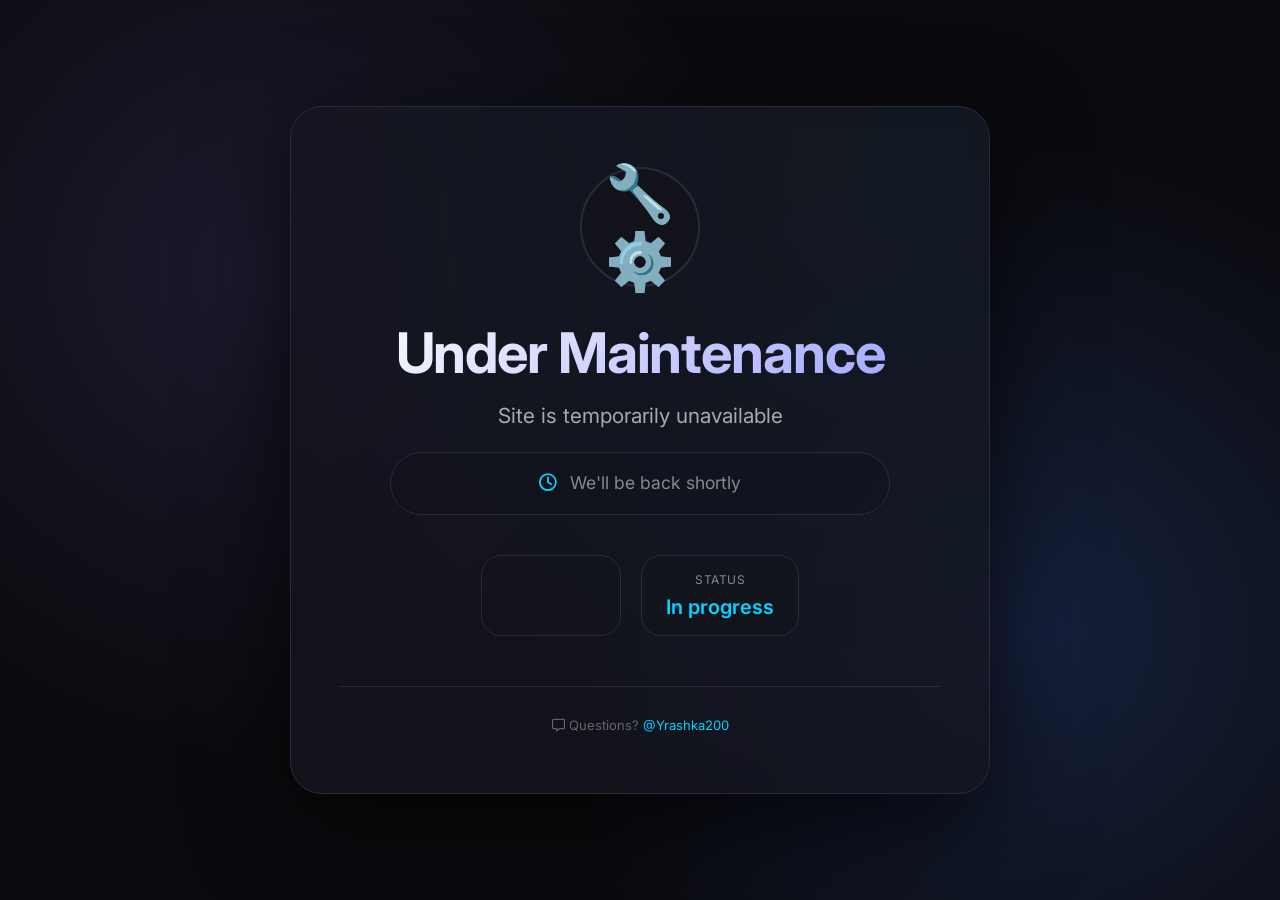
<file: maintenance.html>
<!DOCTYPE html>
<html lang="en">
<head>
  <meta charset="UTF-8">
  <meta name="viewport" content="width=device-width, initial-scale=1.0">
  <title>Maintenance · Yrashka</title>
  <link href="https://fonts.googleapis.com/css2?family=Inter:wght@300;400;500;600;700&display=swap" rel="stylesheet">
  <link rel="stylesheet" href="https://cdnjs.cloudflare.com/ajax/libs/font-awesome/6.7.0/css/all.min.css">
  <style>
    * {
      margin: 0;
      padding: 0;
      box-sizing: border-box;
    }
    body {
      font-family: 'Inter', sans-serif;
      background: #0b0b0f;
      color: white;
      min-height: 100vh;
      display: flex;
      align-items: center;
      justify-content: center;
      background-image: radial-gradient(circle at 20% 30%, #1a1a2e 0%, transparent 40%), radial-gradient(circle at 80% 70%, #16213e 0%, transparent 40%);
      padding: 20px;
    }
    .maintenance-card {
      background: rgba(20, 20, 30, 0.8);
      backdrop-filter: blur(12px);
      -webkit-backdrop-filter: blur(12px);
      border: 1px solid #2a2a3a;
      border-radius: 32px;
      padding: 60px 48px;
      width: 100%;
      max-width: 700px;
      box-shadow: 0 30px 100px rgba(0, 0, 0, 0.7);
      text-align: center;
      position: relative;
      overflow: hidden;
    }
    .maintenance-card::before {
      content: '';
      position: absolute;
      top: -50%;
      right: -50%;
      width: 200%;
      height: 200%;
      background: radial-gradient(circle at 70% 30%, rgba(0, 212, 255, 0.03) 0%, transparent 50%);
      pointer-events: none;
    }
    .icon-wrapper {
      background: #12121a;
      width: 120px;
      height: 120px;
      border-radius: 50%;
      display: flex;
      align-items: center;
      justify-content: center;
      margin: 0 auto 32px;
      border: 2px solid #2a2a3a;
      position: relative;
    }
    .icon-wrapper span {
      font-size: 56px;
    }
    h1 {
      font-size: 3.5rem;
      font-weight: 700;
      letter-spacing: -0.02em;
      background: linear-gradient(135deg, #ffffff, #a0a0ff);
      -webkit-background-clip: text;
      -webkit-text-fill-color: transparent;
      background-clip: text;
      margin-bottom: 16px;
    }
    .subtitle {
      font-size: 1.3rem;
      color: #aaa;
      margin-bottom: 24px;
      font-weight: 400;
    }
    .message {
      font-size: 1.1rem;
      color: #888;
      margin-bottom: 40px;
      line-height: 1.6;
      max-width: 500px;
      margin-left: auto;
      margin-right: auto;
      background: rgba(18, 18, 26, 0.6);
      padding: 16px 24px;
      border-radius: 60px;
      border: 1px solid #2a2a3a;
    }
    .info-grid {
      display: flex;
      justify-content: center;
      gap: 20px;
      margin: 40px 0 20px;
      flex-wrap: wrap;
    }
    .info-item {
      background: #12121a;
      border: 1px solid #2a2a3a;
      border-radius: 20px;
      padding: 16px 24px;
      min-width: 140px;
    }
    .info-label {
      display: block;
      font-size: 12px;
      color: #888;
      text-transform: uppercase;
      letter-spacing: 0.5px;
      margin-bottom: 8px;
    }
    .info-value {
      display: block;
      font-size: 20px;
      font-weight: 600;
      color: #00d4ff;
    }
    .footer {
      margin-top: 50px;
      text-align: center;
      font-size: 13px;
      color: #666;
      padding-top: 30px;
      border-top: 1px solid #2a2a3a;
    }
    .footer a {
      color: #00d4ff;
      text-decoration: none;
    }
    @media (max-width: 768px) {
      .maintenance-card {
        padding: 40px 30px;
      }
      h1 {
        font-size: 2.5rem;
      }
      .icon-wrapper {
        width: 100px;
        height: 100px;
      }
      .icon-wrapper span {
        font-size: 48px;
      }
    }
    @media (max-width: 480px) {
      .maintenance-card {
        padding: 30px 20px;
      }
      h1 {
        font-size: 2rem;
      }
      .subtitle {
        font-size: 1.1rem;
      }
      .icon-wrapper {
        width: 80px;
        height: 80px;
      }
      .icon-wrapper span {
        font-size: 40px;
      }
      .info-grid {
        flex-direction: column;
        align-items: center;
      }
      .info-item {
        width: 100%;
        max-width: 250px;
      }
    }
  </style>
</head>
<body>
  <div class="maintenance-card">
    <div class="icon-wrapper">
      <span>🔧⚙️</span>
    </div>
    <h1>Under Maintenance</h1>
    <div class="subtitle">Site is temporarily unavailable</div>
    <p class="message">
      <i class="fa-regular fa-clock" style="margin-right: 8px; color: #00d4ff;"></i>
      We'll be back shortly
    </p>
    <div class="info-grid">
      <div class="info-item">
      </div>
      <div class="info-item">
        <span class="info-label">Status</span>
        <span class="info-value">In progress</span>
      </div>
    </div>
    <div class="footer">
      <span><i class="fa-regular fa-message"></i> Questions? <a href="#">@Yrashka200</a></span>
    </div>
  </div>
</body>
</html>
</file>
